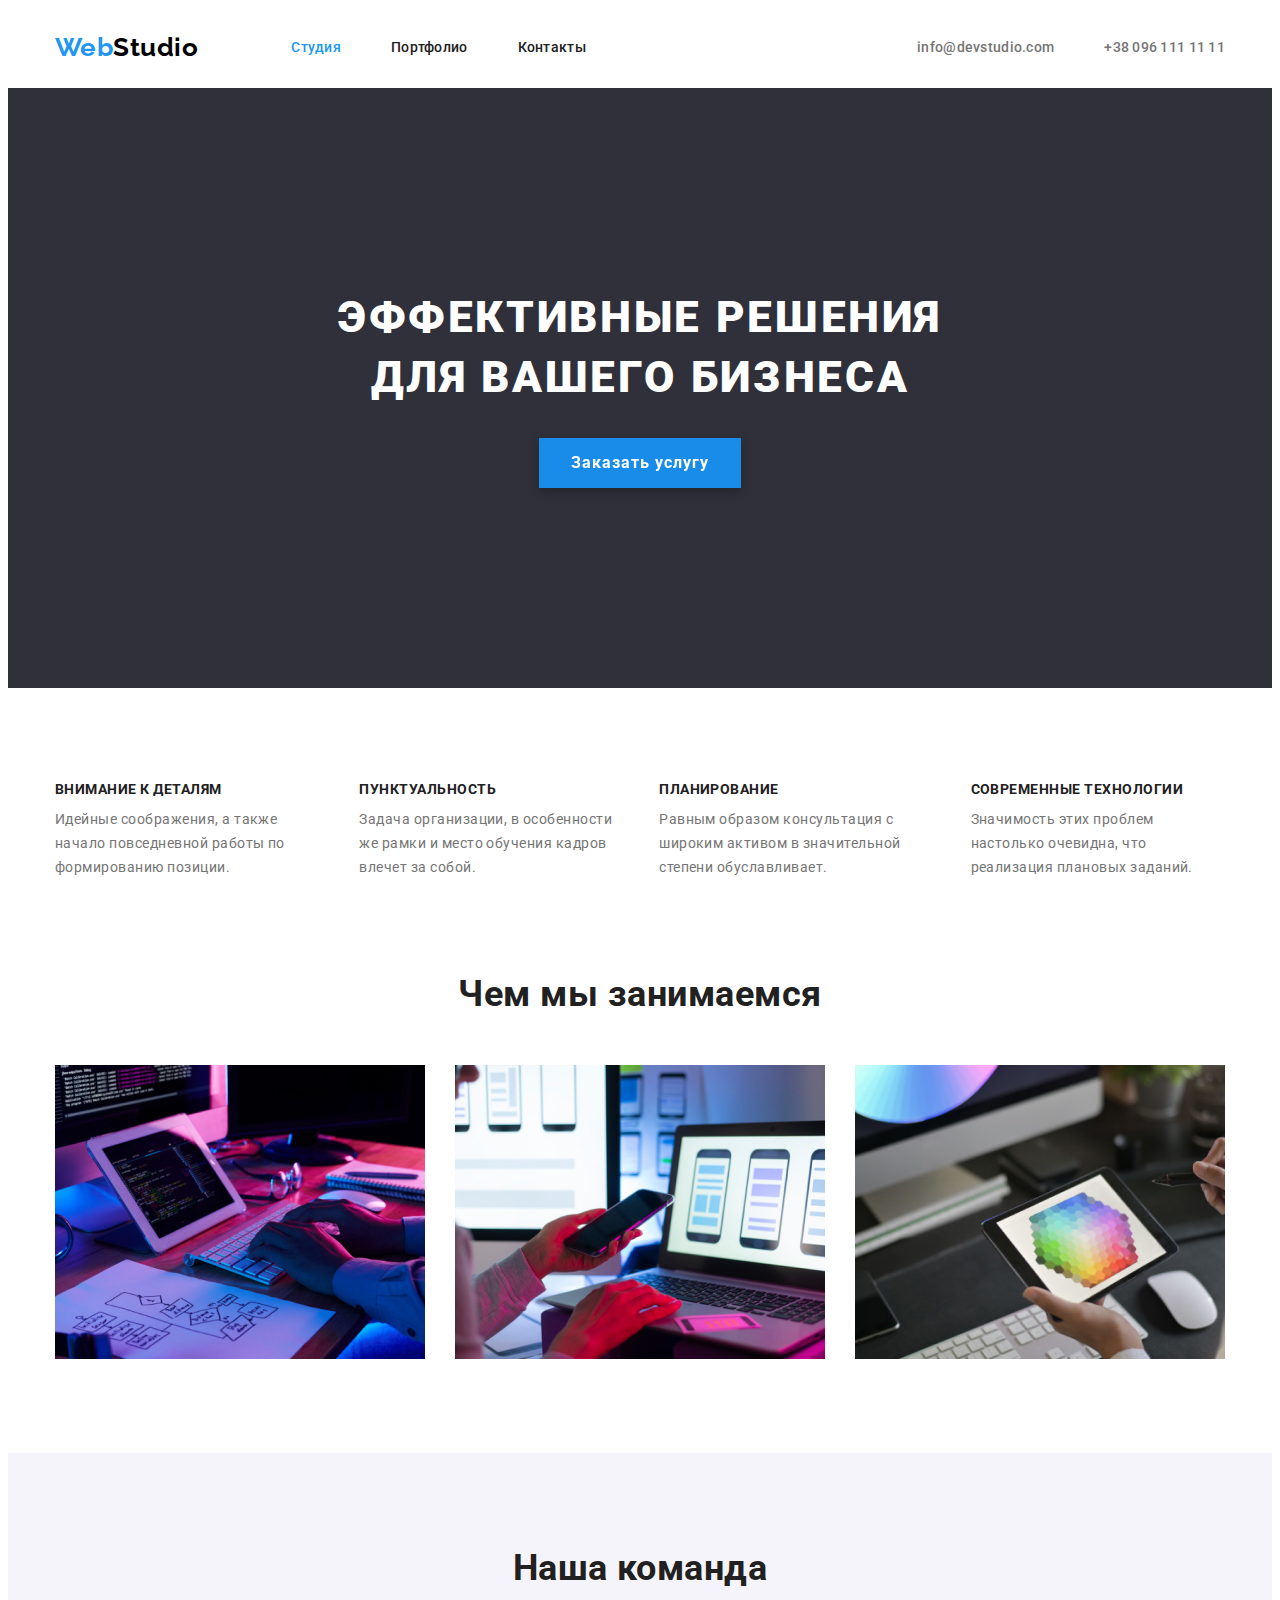
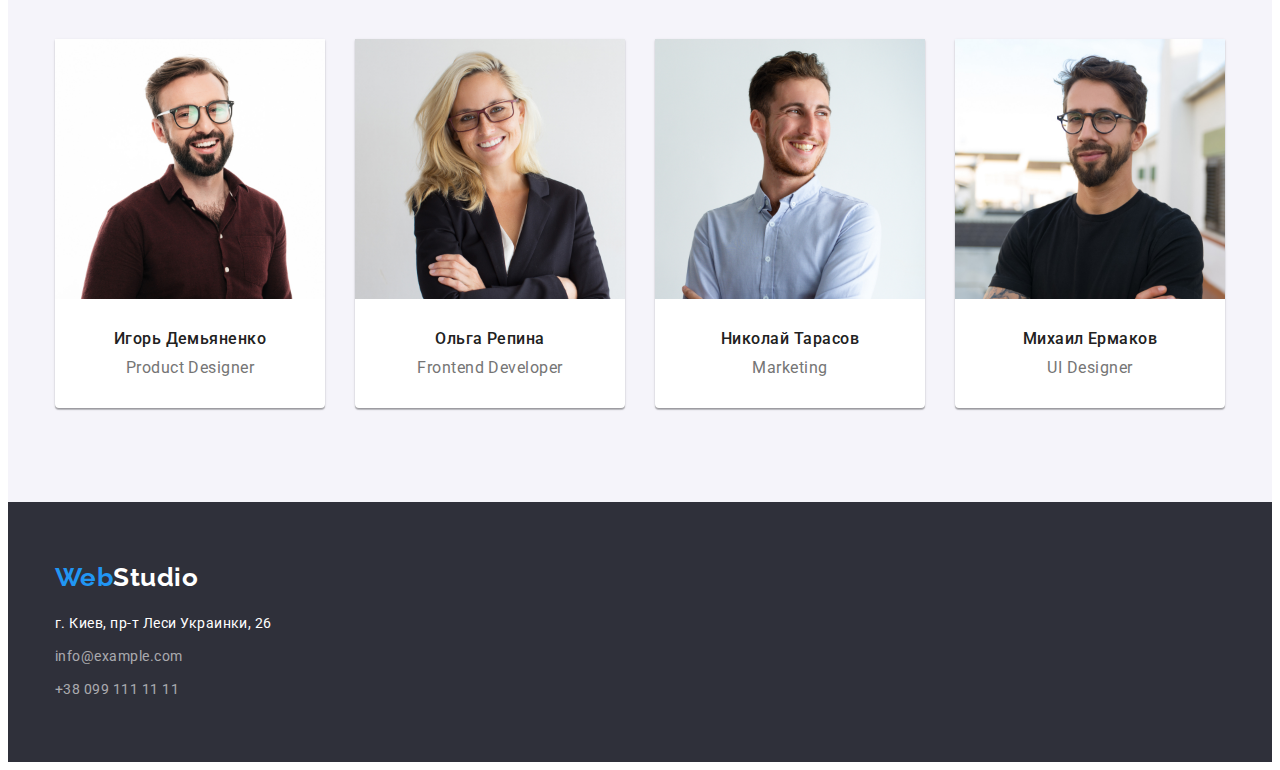
<file: index.html>
<!DOCTYPE html>
<html lang="ru">
<head>
    <meta charset="UTF-8">
    <meta http-equiv="X-UA-Compatible" content="IE=edge">
    <meta name="viewport" content="width=device-width, initial-scale=1.0">
    <title>Document</title>
    <link rel="preconnect" href="https://fonts.googleapis.com">
    <link rel="preconnect" href="https://fonts.gstatic.com" crossorigin>
    <link href="https://fonts.googleapis.com/css2?family=Raleway:wght@700&family=Roboto:wght@400;500;700;900&display=swap"
        rel="stylesheet">
    <link rel="stylesheet" href="https://cdnjs.cloudflare.com/ajax/libs/modern-normalize/1.1.0/modern-normalize.min.css"
        integrity="sha512-wpPYUAdjBVSE4KJnH1VR1HeZfpl1ub8YT/NKx4PuQ5NmX2tKuGu6U/JRp5y+Y8XG2tV+wKQpNHVUX03MfMFn9Q=="
        crossorigin="anonymous" referrerpolicy="no-referrer" />
    <link rel="stylesheet" href="./css/styles.css">
</head>

<body>
    <header class="">
        <div class="container main-nav">
            <nav class="nav">
                <a href="./index.html" class="logo">Web<span class="logo-header">Studio</span></a>
                <ul class="site-nav">
                    <li class="item"><a href="" class="link current">Студия</a></li>
                    <li class="item"><a href="./portfolio.html" class="link">Портфолио</a></li>
                    <li class="item"><a href="" class="link">Контакты</a></li>
                </ul>
            </nav>
            
            <ul class="contact-nav">
                <li class="item"><a href="mailto:info@devstudio.com" class="link">info@devstudio.com</a></li>
                <li class="item"><a href="tel:+380961111111" class="link">+38 096 111 11 11</a></li>
            </ul>
        </div>
    </header>

    <main>
        <!-- Шапка сайта -->
            <section class="hero">
                <div class="container hero-container"></div>
                    <h1 class="hero-title">Эффективные решения для вашего бизнеса</h1>
                    <button type="button" class="hero-button">Заказать услугу</button>
                </div>
            </section>
        
       
        
        <!--Особенности-->
        <section class="section advantage">
            <div class="container">
                <ul class="features">
                    <li>
                        <h3 class="features-title">Внимание к деталям</h3>
                        <p class="features-text">Идейные соображения, а также начало повседневной работы по формированию позиции.
                        </p>
                    </li>
                    <li>
                        <h3 class="features-title">Пунктуальность</h3>
                        <p class="features-text">Задача организации, в особенности же рамки и место обучения кадров влечет за собой.
                        </p>
                    </li>
                    <li>
                        <h3 class="features-title">Планирование</h3>
                        <p class="features-text">Равным образом консультация с широким активом в значительной степени обуславливает.
                        </p>
                    </li>
                    <li>
                        <h3 class="features-title">Современные технологии</h3>
                        <p class="features-text">Значимость этих проблем настолько очевидна, что реализация плановых заданий.</p>
                    </li>
                </ul>
            </div>
            </section>
        
        

        <!--Чем мы занимаемся-->
            <section class="section">
                <div class="container">
                    <h2 class="section-title">Чем мы занимаемся</h2>
                    <ul class="about-us">
                        <li><img src="./images/box1.jpg" alt="Компьютер" width="370"></li>
                        <li><img src="./images/box2.jpg" alt="Телефон" width="370"></li>
                        <li><img src="./images/box3.jpg" alt="Планшет" width="370"></li>
                    </ul>
                </div>
            </section>
        

        <!--Наша команда-->
            <section class="section team">
                <div class="container">
                    <h2 class="section-title">Наша команда</h2>
                    <ul class="our-team">
                        <li class="team-card">
                            <img class="foto-team" src="./images/demyanenko.jpg" alt="Игорь Демьяненко" width="270">
                            <div class="team-name-job">
                                <h3 class="team-name">Игорь Демьяненко</h3>
                                <p class="job-title">Product Designer</p>
                            </div>
                        </li>
                        <li class="team-card">
                            <img class="foto-team" src="./images/repina.jpg" alt="Ольга Репина" width="270">
                            <div class="team-name-job">
                                <h3 class="team-name">Ольга Репина</h3>
                                <p class="job-title">Frontend Developer</p>
                            </div>
                        </li>
                        <li class="team-card">
                            <img class="foto-team" src="./images/tarasov.jpg" alt="Николай Тарасов" width="270">
                            <div class="team-name-job">
                                <h3 class="team-name">Николай Тарасов</h3>
                                <p class="job-title">Marketing</p>
                            </div>
                        </li>
                        <li class="team-card">
                            <img class="foto-team" src="./images/ermakov.jpg" alt="Михаил Ермаков" width="270">
                            <div class="team-name-job">
                                <h3 class="team-name">Михаил Ермаков</h3>
                                <p class="job-title">UI Designer</p>
                            </div>
                        </li>
                    </ul>
                </div>
            </section>
        
        
    </main>

    <footer class="footer">
        <div class="container">
            <a href="./index.html" class="logo-secondary">Web<span class="logo-footer">Studio</span></a>
            <address class="address">
                <p class="location">г. Киев, пр-т Леси Украинки, 26</p>
                <ul class="contact-footer">
                    <li><a href="mailto:info@example.com" class="link">info@example.com</a></li>
                    <li><a href="tel:+380991111111" class="link">+38 099 111 11 11</a></li>
                </ul>
            </address>
        </div>
    </footer>
    
</body>
</html>
</file>
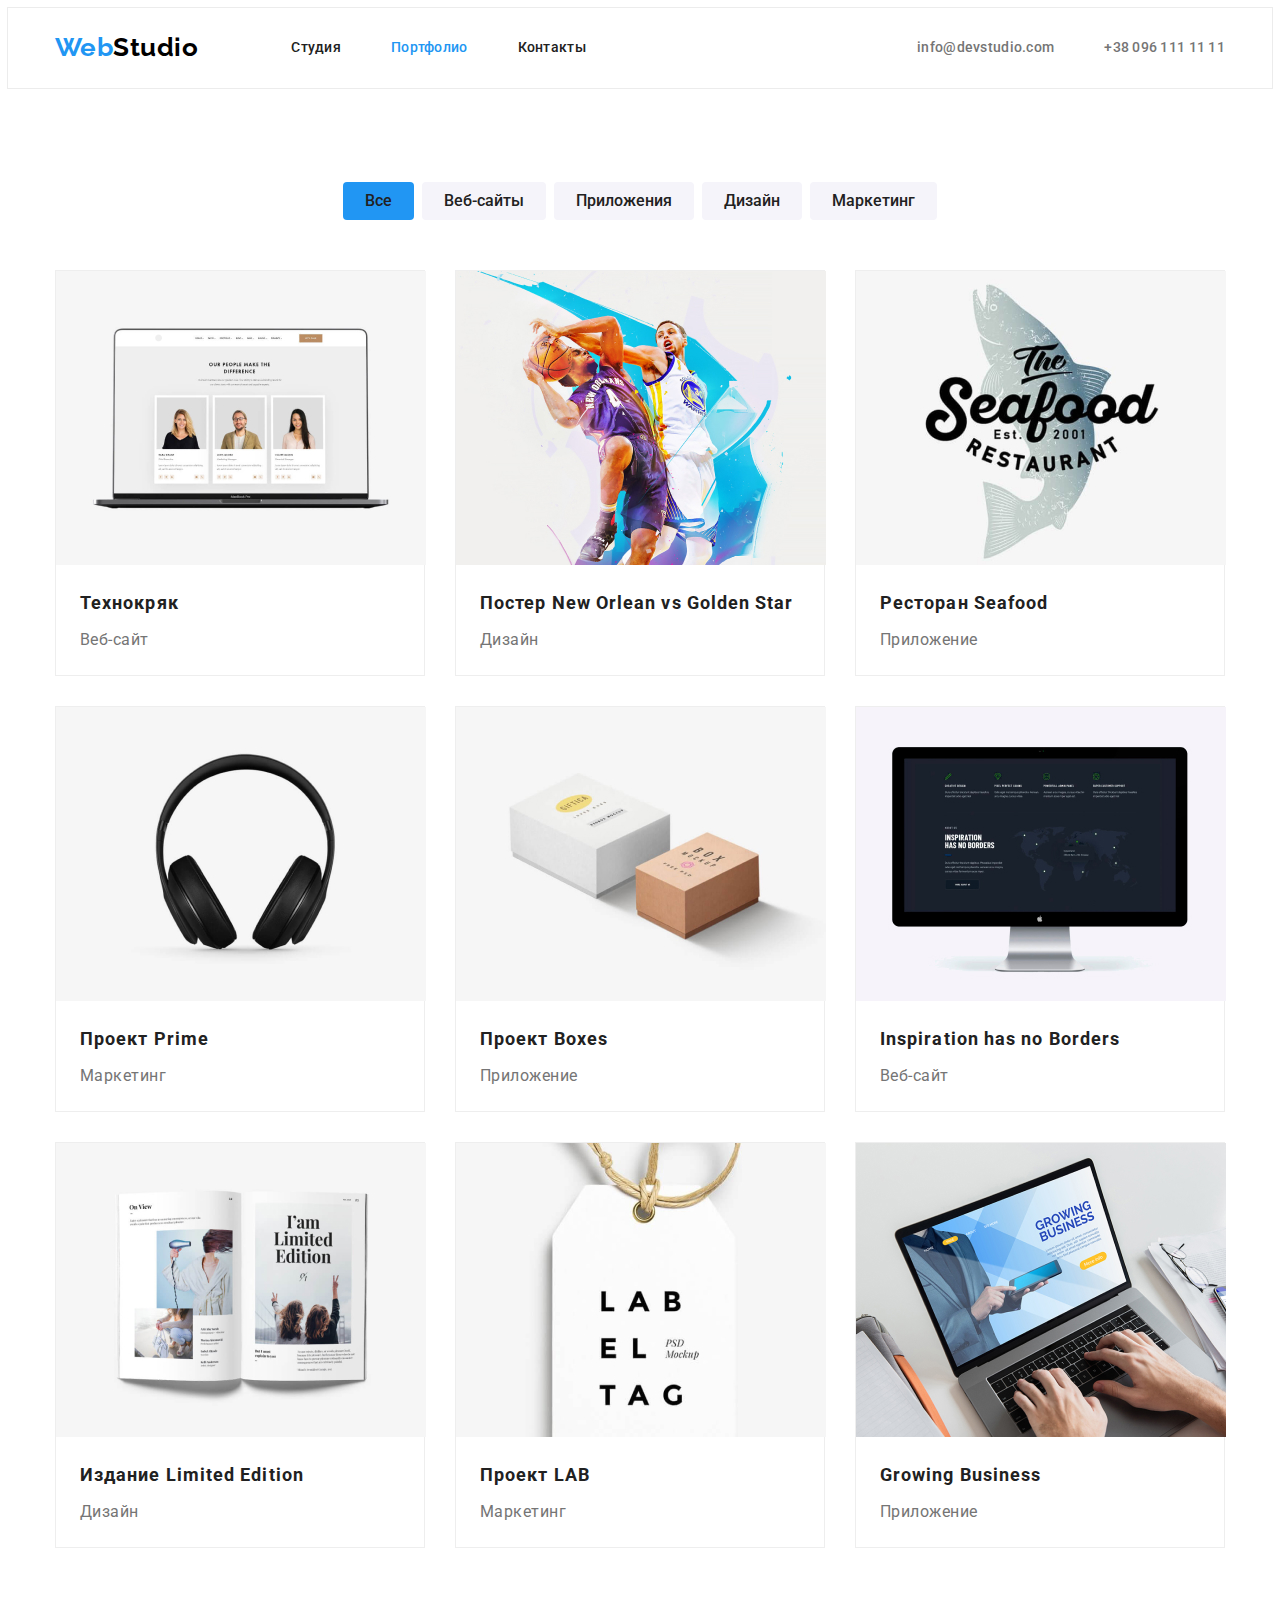
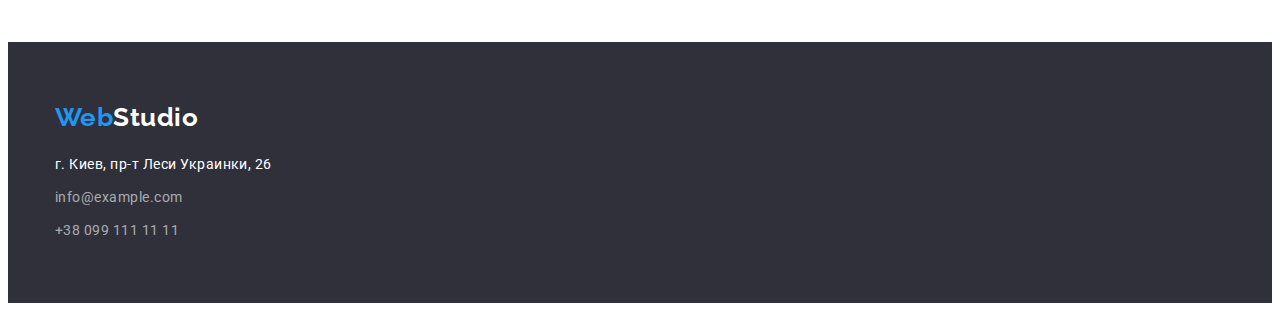
<file: portfolio.html>
<!DOCTYPE html>
<html lang="ru">

<head>
    <meta charset="UTF-8">
    <meta http-equiv="X-UA-Compatible" content="IE=edge">
    <meta name="viewport" content="width=device-width, initial-scale=1.0">
    <title>Document</title>
    <link rel="preconnect" href="https://fonts.googleapis.com">
    <link rel="preconnect" href="https://fonts.gstatic.com" crossorigin>
    <link href="https://fonts.googleapis.com/css2?family=Raleway:wght@700&family=Roboto:wght@400;500;700;900&display=swap"
        rel="stylesheet">
    <link rel="stylesheet" href="https://cdnjs.cloudflare.com/ajax/libs/modern-normalize/1.1.0/modern-normalize.min.css"
        integrity="sha512-wpPYUAdjBVSE4KJnH1VR1HeZfpl1ub8YT/NKx4PuQ5NmX2tKuGu6U/JRp5y+Y8XG2tV+wKQpNHVUX03MfMFn9Q=="
        crossorigin="anonymous" referrerpolicy="no-referrer" />
    <link rel="stylesheet" href="./css/styles.css">
</head>

<body>
    <header class="header">
        <div class="container main-nav">
            <nav class="nav">
                <a href="./index.html" class="logo">Web<span class="logo-header">Studio</span></a>
                <ul class="site-nav">
                    <li class="item"><a href="./index.html" class="link">Студия</a></li>
                    <li class="item"><a href="./portfolio.html" class="link current">Портфолио</a></li>
                    <li class="item"><a href="" class="link">Контакты</a></li>
                </ul>
            </nav>
            
            <ul class="contact-nav">
                <li class="item"><a href="mailto:info@devstudio.com" class="link">info@devstudio.com</a></li>
                <li class="item"><a href="tel:+380961111111" class="link">+38 096 111 11 11</a></li>
            </ul>
        </div>  
    </header>

    <main>
            <section class="section filter">
                <div class="container portfolio">
                    <ul class="filter-nav">
                        <li class="item-filter">
                            <button type="button" class="button-filter current">Все</button>
                        </li>
                        <li class="item-filter">
                            <button type="button" class="button-filter">Веб-сайты</button>
                        </li>
                        <li class="item-filter">
                            <button type="button" class="button-filter">Приложения</button>
                        </li>
                        <li class="item-filter">
                            <button type="button" class="button-filter">Дизайн</button>
                        </li>
                        <li class="item-filter">
                            <button type="button" class="button-filter">Маркетинг</button>
                        </li>
                    </ul>
                
                    <ul class="work-examples">
                        <li class="item">
                            <a href="">
                                <img src="./images/Portfolio/technocrack.jpg" alt="Пример сайта" width="370">
                                <div class="examples-name">
                                    <h2 class="examples-title">Технокряк</h2>
                                    <p class="examples-text">Веб-сайт</p>
                                </div>
                            </a>
                        </li>
                        <li class="item">
                            <a href="">
                                <img src="./images/Portfolio/new-orleans-vs-golden-star.jpg" alt="Постер с баскетболистами" width="370">
                                <div class="examples-name">
                                    <h2 class="examples-title">Постер <span lang="en">New Orlean vs Golden Star</span></h2>
                                    <p class="examples-text">Дизайн</p>
                                </div>
                                
                            </a>
                        </li>
                        <li class="item">
                            <a href="">
                                <img src="./images/Portfolio/restaurant-seafood.jpg" alt="Рыбный ресторан (лого)" width="370">
                                <div class="examples-name">
                                    <h2 class="examples-title">Ресторан <span lang="en">Seafood</span></h2>
                                    <p class="examples-text">Приложение</p>
                                </div>
                            </a>
                        </li>
                        <li class="item">
                            <a href="">
                                <img src="./images/Portfolio/project-prime.jpg" alt="Наушники" width="370">
                                <div class="examples-name">
                                    <h2 class="examples-title">Проект <span lang="en">Prime</span></h2>
                                    <p class="examples-text">Маркетинг</p>
                                </div>  
                            </a>
                        </li>
                        <li class="item">
                            <a href="">
                                <img src="./images/Portfolio/boxes-project.jpg" alt="Коробки" width="370">
                                <div class="examples-name">
                                    <h2 class="examples-title">Проект <span lang="en">Boxes</span></h2>
                                    <p class="examples-text">Приложение</p>
                                </div>
                                
                            </a>
                        </li>
                        <li class="item">
                            <a href="">
                                <img src="./images/Portfolio/inspiration-has-no-borders.jpg" alt="Монитор" width="370">
                                <div class="examples-name">
                                    <h2 class="examples-title"><span lang="en">Inspiration has no Borders</span></h2>
                                    <p class="examples-text">Веб-сайт</p>
                                </div>
                                
                            </a>
                        </li>
                        <li class="item">
                            <a href="">
                                <img src="./images/Portfolio/limited-edition.jpg" alt="Журнал" width="370">
                                <div class="examples-name">
                                    <h2 class="examples-title">Издание <span lang="en">Limited Edition</span></h2>
                                    <p class="examples-text">Дизайн</p>
                                </div>
                                
                            </a>
                        </li>
                        <li class="item">
                            <a href="">
                                <img src="./images/Portfolio/lab-project.jpg" alt="Лейбл" width="370">
                                <div class="examples-name">
                                    <h2 class="examples-title">Проект <span lang="en">LAB</span></h2>
                                    <p class="examples-text">Маркетинг</p>
                                </div>
                                
                            </a>
                        </li>
                        <li class="item">
                            <a href="">
                                <img src="./images/Portfolio/growing-business.jpg" alt="Ноутбук" width="370">
                                <div class="examples-name">
                                    <h2 class="examples-title"><span lang="en">Growing Business</span></h2>
                                    <p class="examples-text">Приложение</p>
                                </div>
                                
                            </a>
                        </li>
                    </ul>
                </div>
            </section> 
        
     
    </main>

    <footer class="footer">
        <div class="container">
            <a href="./index.html" class="logo-secondary">Web<span class="logo-footer">Studio</span></a>
            <address class="address">
                <p class="location">г. Киев, пр-т Леси Украинки, 26</p>
                <ul class="contact-footer">
                    <li><a href="mailto:info@example.com" class="link">info@example.com</a></li>
                    <li><a href="tel:+380991111111" class="link">+38 099 111 11 11</a></li>
                </ul>
            </address>
        </div>
    </footer>

</body>

</html>
</file>
<file: css/styles.css>
/* цвет основного текста #212121 */
/* вторичный цвет #757575 */
/* белый #FFFFFF */
/* при наведении + лого #2196F3 */
/* кнопка #188CE8 */
/* футер (меил + тел) rgba(255, 255, 255, 0.6); */
/* background шапка + футер #2F303A */
/* background вторичный #F5F4FA */

:root {
    --primery-text-color: #212121;
    --secondary-color: #757575;
    --accent-color: #2196F3;
    --primery-button-color: #188CE8;
    --white-color: #ffffff;
    --black-color: #000000;
    --background-darkgray-color: #2F303A;
    --background-lightgray-color: #F5F4FA;
    --transparency-white-color:rgba(255, 255, 255, 0.6);
    --line-header: #ECECEC

}

html {
    box-sizing: border-box;
}

*,
*::before,
*::after {
    box-sizing: inherit;
}

body { 
    background: var(--white-color);
    color: var(--primery-text-color);
    font-family: Roboto, sans-serif;
    letter-spacing: 0.03em;
}

a {
    text-decoration: none;
}

ul {
    margin: 0;
    padding: 0;
    list-style: none;
}

img {
    display: block;
}

.section {
    padding-top: 94px;
    padding-bottom: 94px;
}

.section.advantage {
    padding-bottom: 0;
}


.container {
    width: 1200px;
    padding-left: 15px;
    padding-right: 15px;
    margin: 0 auto;
}


.logo {
    display: block;
    padding-top: 24px;
    padding-bottom: 25px;

    color: var(--accent-color);
    font-family: Raleway, sans-serif;
    font-weight: 700;
    font-size: 26px;
    line-height: 1.19;
}

.logo-header {
    color: var(--black-color);
}

.logo-footer {
    color: var(--white-color);
}

/* Навигация сайта */

.header {
    outline: 1px solid var(--line-header);
}

.main-nav {
    display: flex;
    align-items: center;
}

.nav {
    display: flex;
    align-items: center;
}

.site-nav {
    display: flex;
    margin-left: 93px;
}

.site-nav .item:not(:last-child) {
    margin-right: 50px;
}

.site-nav .link {
    display: block;
    padding-top: 32px;
    padding-bottom: 32px;

    color: var(--primery-text-color);
    font-family: 'Roboto';
    font-weight: 500;
    font-size: 14px;
    line-height: 1.14;
    letter-spacing: 0.02em;
}

.site-nav .link.current {
    color: var(--accent-color);
}

.contact-nav {
    display: flex;
    margin-left: auto;
}

.contact-nav .item:not(:last-child) {
    margin-right: 50px;
}

.contact-nav .link {
    display: block;
    padding-top: 32px;
    padding-bottom: 32px;

    color: var(--secondary-color);
    font-weight: 500;
    font-size: 14px;
    line-height: 1.14;
    letter-spacing: 0.02em;
}

.site-nav .link:hover,
.site-nav .link:focus,
.contact-nav .link:hover,
.contact-nav .link:focus {
    color: var(--accent-color);
}

/* Шапка сайта */

.hero {
    background-color: var(--background-darkgray-color);
    text-align: center;
    padding-top: 200px;
    padding-bottom: 200px; 
}

.hero-title {
    margin: 0 auto;
    width: 696px;

    color: var(--white-color);
    font-weight: 900;
    font-size: 44px;
    line-height: 1.36;
    letter-spacing: 0.06em;
    text-transform: uppercase;
}

.hero-button {
    padding: 10px 32px;
    margin-top: 30px;

    background-color: var(--primery-button-color);
    color: var(--white-color);
    border: none;
    cursor: pointer;
    font-family: inherit;
    font-weight: 700;
    font-size: 16px;
    line-height: 1.88;
    align-items: center;
    text-align: center;
    letter-spacing: 0.06em;
    filter: drop-shadow(0px 4px 4px rgba(0, 0, 0, 0.25));
}

.hero-button:hover, .hero-button:focus {
    background-color: var(--accent-color);
}

/* Особенности */

.section-title {
    margin-top: 0;
    margin-bottom: 50px;

    color: var(--primery-text-color);
    font-weight: 700;
    font-size: 36px;
    line-height: 42px;
    text-align: center;
}

.features {
    display: flex;
}

.features li:not(:last-child) {
    margin-right: 30px;
}

.features-title {
    margin-top: 0;
    margin-bottom: 10px;

    color: var(--primery-text-color);
    font-weight: 700;
    font-size: 14px;
    line-height: 1.14;
    text-transform: uppercase;
}

.features-text {
    margin-top: 0;
    margin-bottom: 0;

    color: var(--secondary-color);
    font-size: 14px;
    line-height: 1.71;
}

/*Чем мы занимаемся*/

.about-us {
    display: flex;
}

.about-us li:not(:last-child) {
    margin-right: 30px;
}


/* Наша команда */

.team {
    background-color: var(--background-lightgray-color);
}

.our-team {
    display: flex;
}

.team-card {
    background-color: var(--white-color);
    box-shadow: 0px 1px 3px rgba(0, 0, 0, 0.12), 0px 1px 1px rgba(0, 0, 0, 0.14), 0px 2px 1px rgba(0, 0, 0, 0.2);
    border-radius: 0px 0px 4px 4px;
}

.team-card:not(:last-child) {
    margin-right: 30px;
}


.team-name {
    margin-top: 0;
    margin-bottom: 10px;

    color: var(--primery-text-color);
    font-weight: 500;
    font-size: 16px;
    line-height: 1.19;
    text-align: center;
}

.job-title {
    margin-top: 0;
    margin-bottom: 0;

    color: var(--secondary-color);
    font-size: 16px;
    line-height: 1.19;
    text-align: center;
}

.team-name-job {
    padding: 30px 0;
}


/* Футер */

.footer {
    padding: 60px 0 60px 0;
    background-color: var(--background-darkgray-color);
}

.logo-secondary {
        display: block;
        margin-bottom: 20px;
        
        color: var(--accent-color);
        font-family: Raleway, sans-serif;
        font-weight: 700;
        font-size: 26px;
        line-height: 1.19;
}


.location {
    margin-top: 0;
    margin-bottom: 9px;
    color: var(--white-color);
    font-style: normal;
    font-size: 14px;
    line-height: 1.71;
}

.contact-footer li:not(:last-child) {
    margin-bottom: 9px;
}

.contact-footer .link {
    color: var(--transparency-white-color);
    font-style: normal;
    font-size: 14px;
    line-height: 1.71;
}

.contact-footer .link:hover, .contact-footer .link:focus {
    color: var(--accent-color);
}


/* Страница портфолио */


.filter-nav {
    display: flex;
    margin-bottom: 50px;
    justify-content: center;
}

.filter .item-filter:not(:last-child) {
    margin-right: 8px;
}

.button-filter {
    border-radius: 4px;
    padding: 6px 22px;

    background-color: var(--background-lightgray-color);
    color: var(--primery-text-color);
    font-family: inherit;
    border: none;
    cursor: pointer;
    font-weight: 500;
    font-size: 16px;
    line-height: 1.62;
    text-align: center;
}

.button-filter:hover, .button-filter:focus {
    background-color: var(--accent-color);
}

.filter .button-filter.current {
    background-color: var(--accent-color);
}

.work-examples {
    display: flex;
    flex-wrap: wrap;
}

.work-examples .item {
    width: 370px;
    margin-right: 30px;
    margin-bottom: 30px;
    border: 1px solid #EEEEEE;
}

.work-examples .item:nth-child(3n) {
    margin-right: 0;
}

.work-examples .item:nth-last-child(-n+3) {
    margin-bottom: 0;
}

.examples-name {
    margin: 20px 24px;
}


.examples-title {
    margin-top: 0;
    margin-bottom: 4px;

    color: var(--primery-text-color);
    font-weight: 700;
    font-size: 18px;
    line-height: 2;
    letter-spacing: 0.06em;
}

.examples-text {
    margin-top: 0;
    margin-bottom: 0;

    color: var(--secondary-color);
    font-size: 16px;
    line-height: 1.88;
}
</file>
